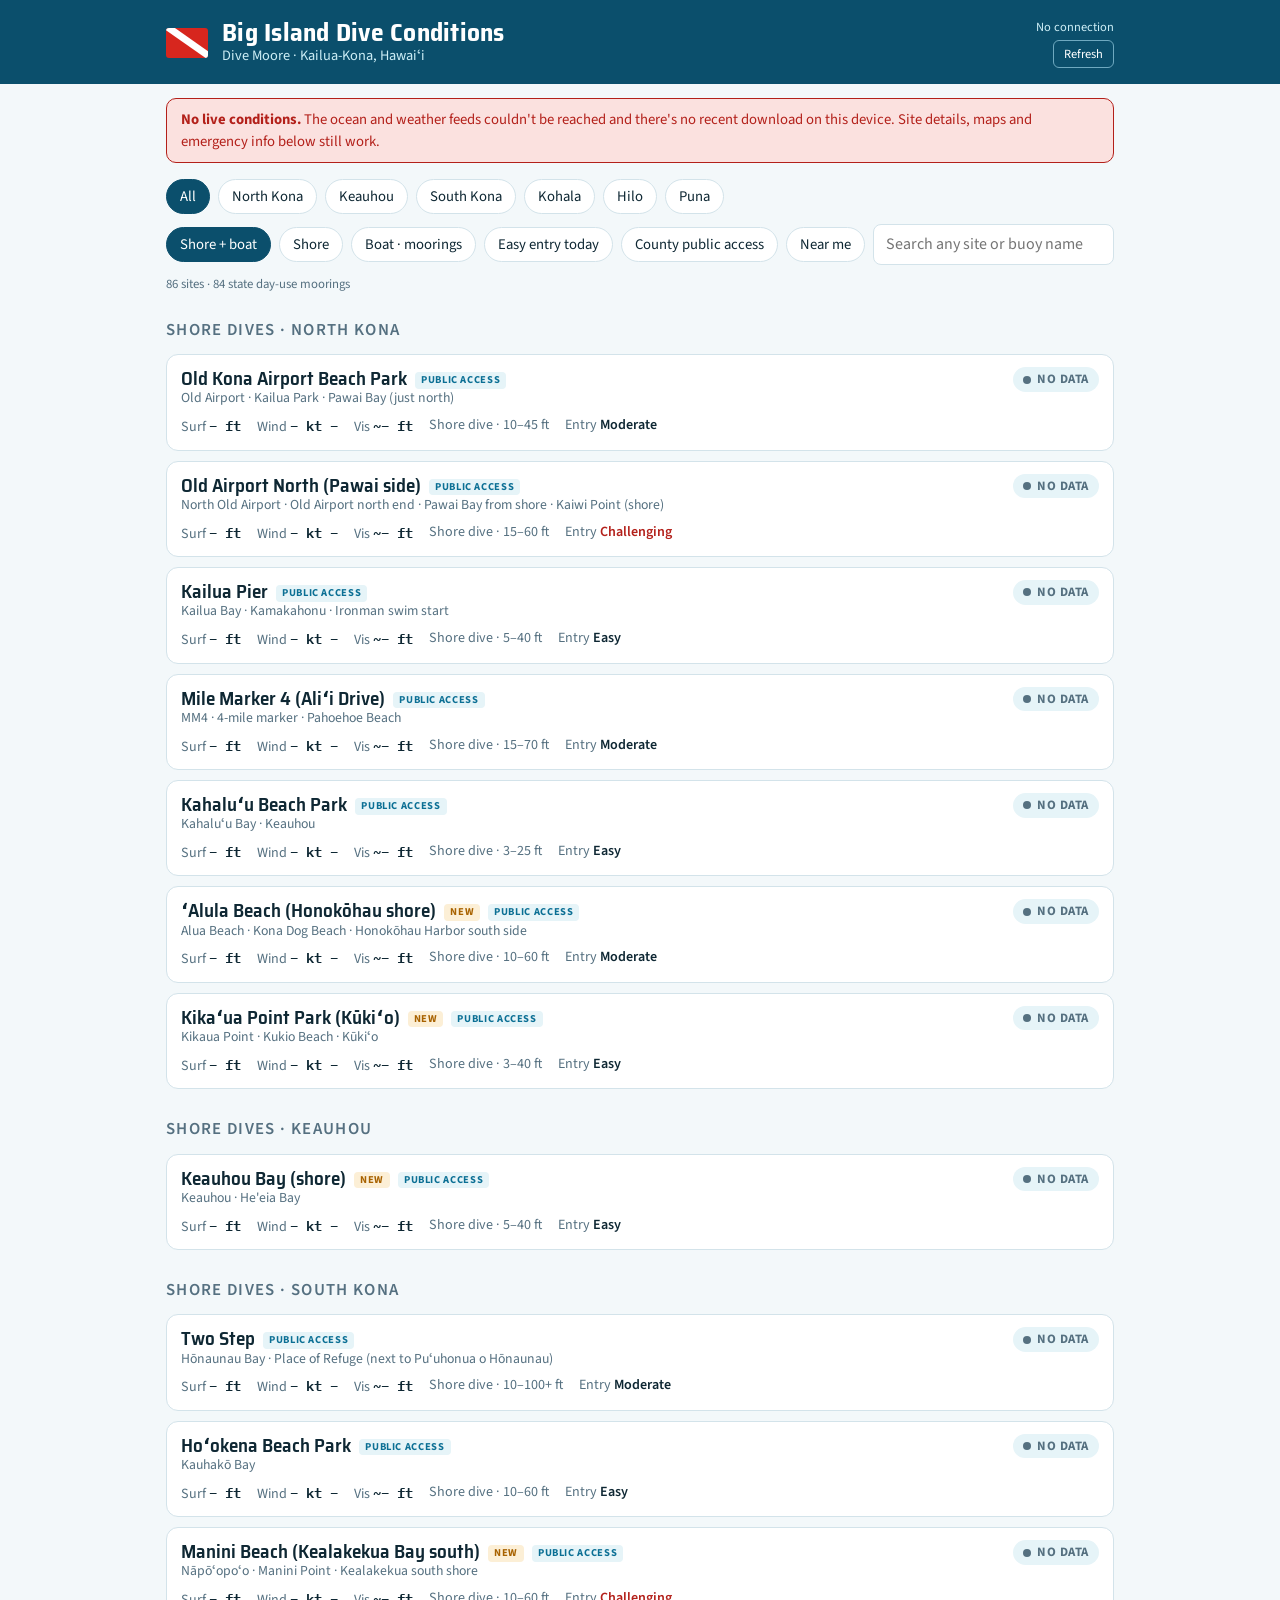
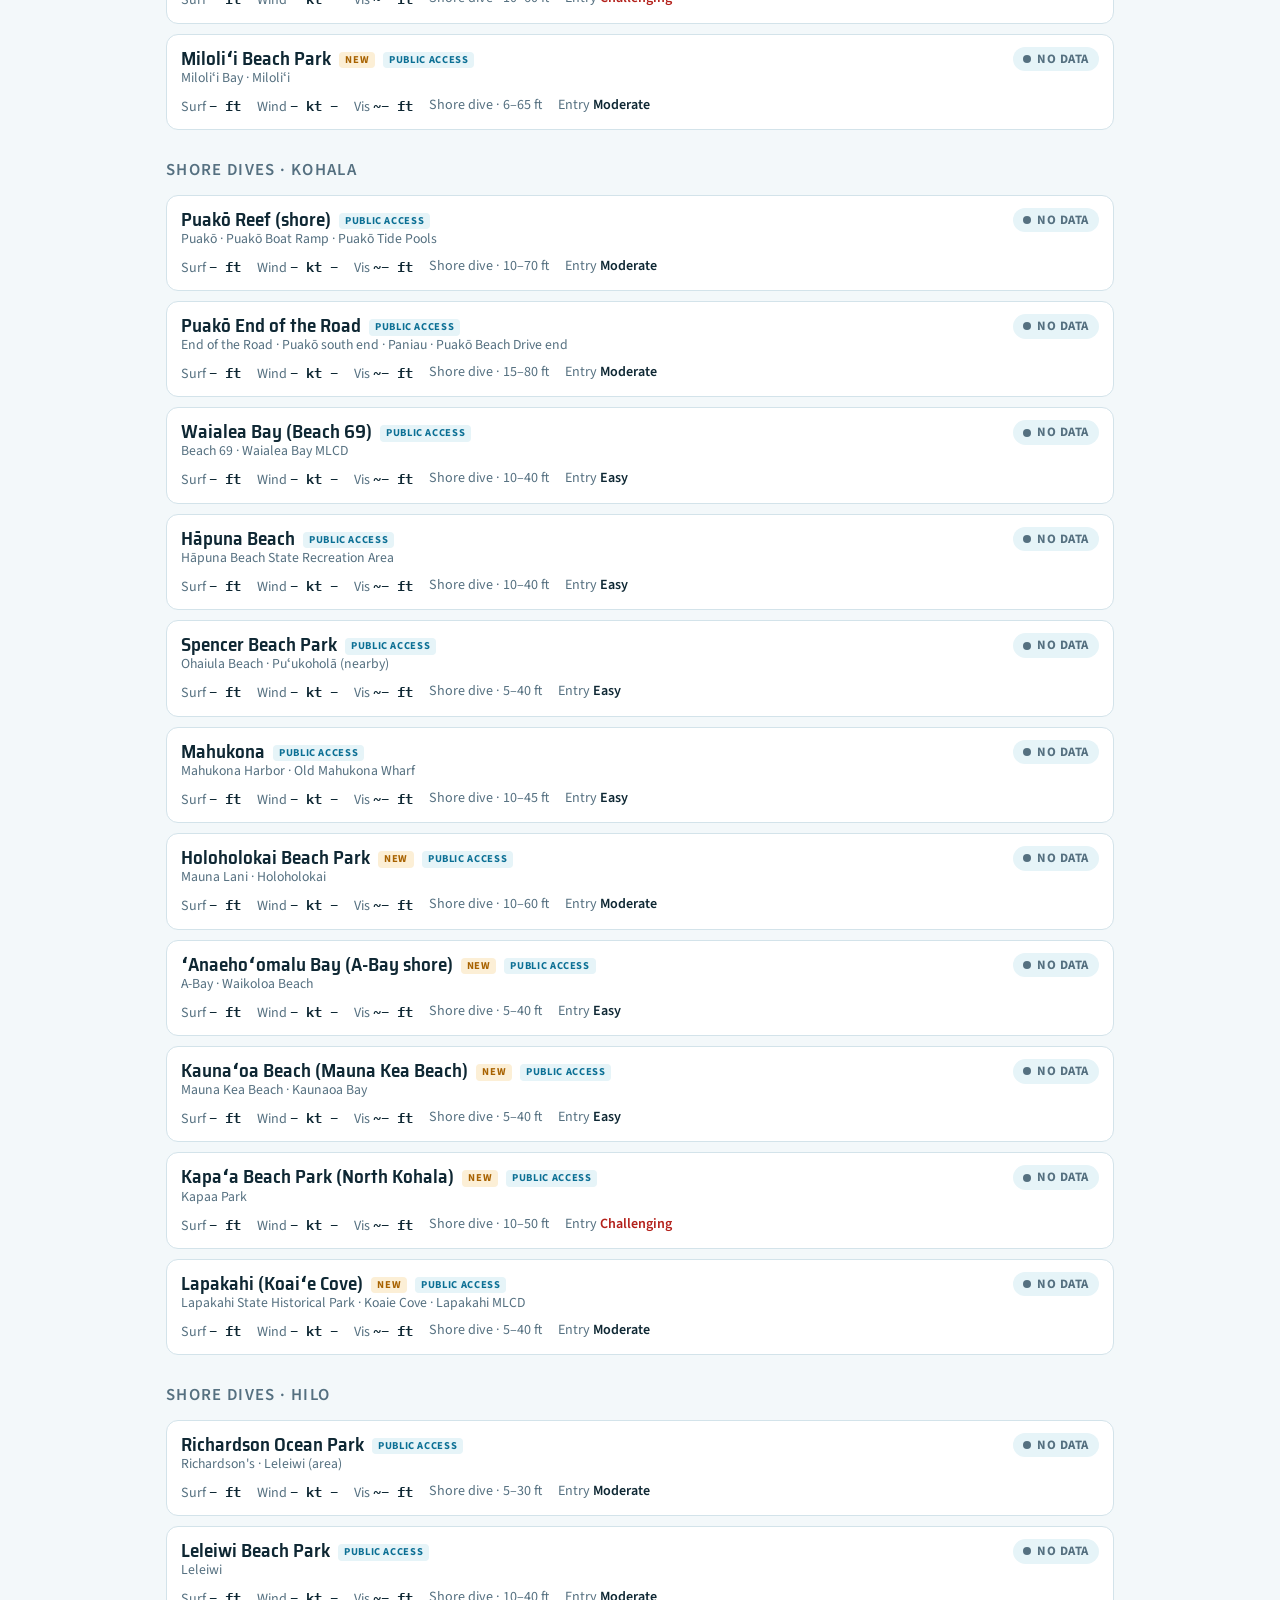
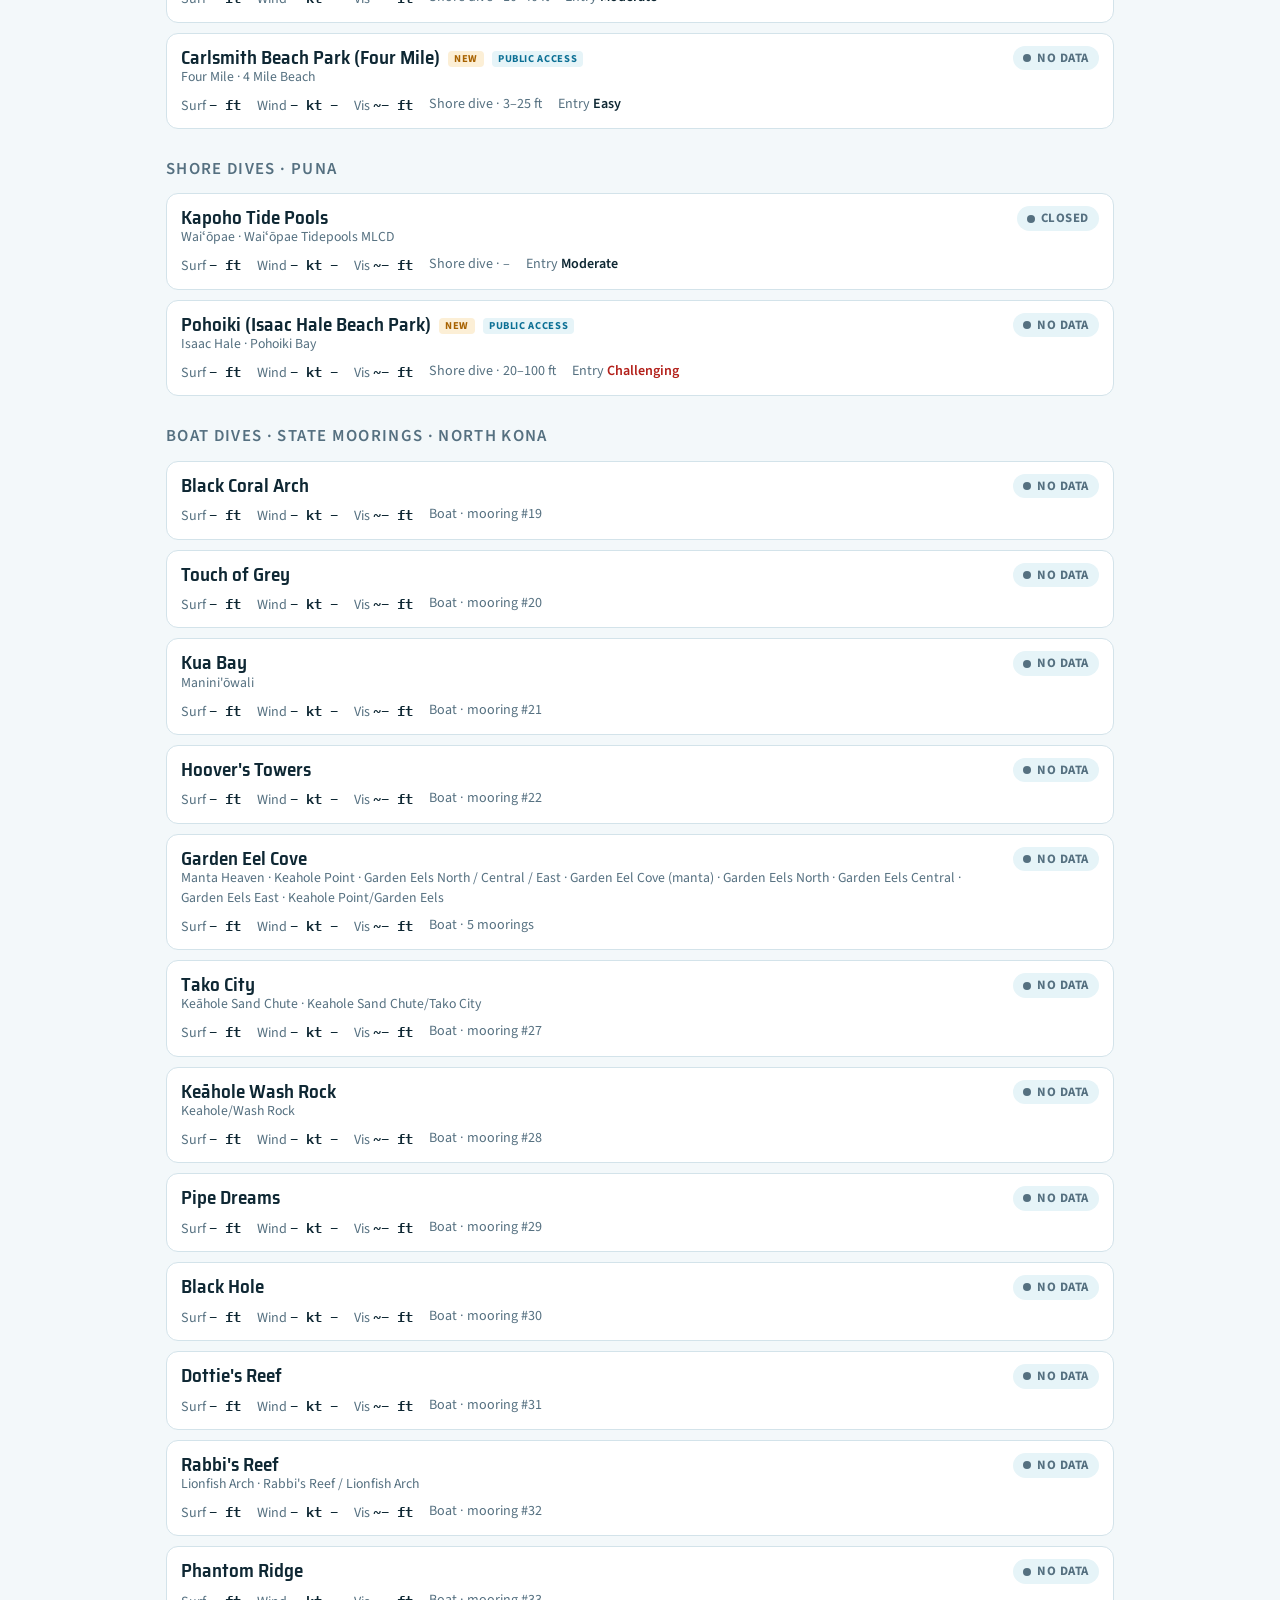
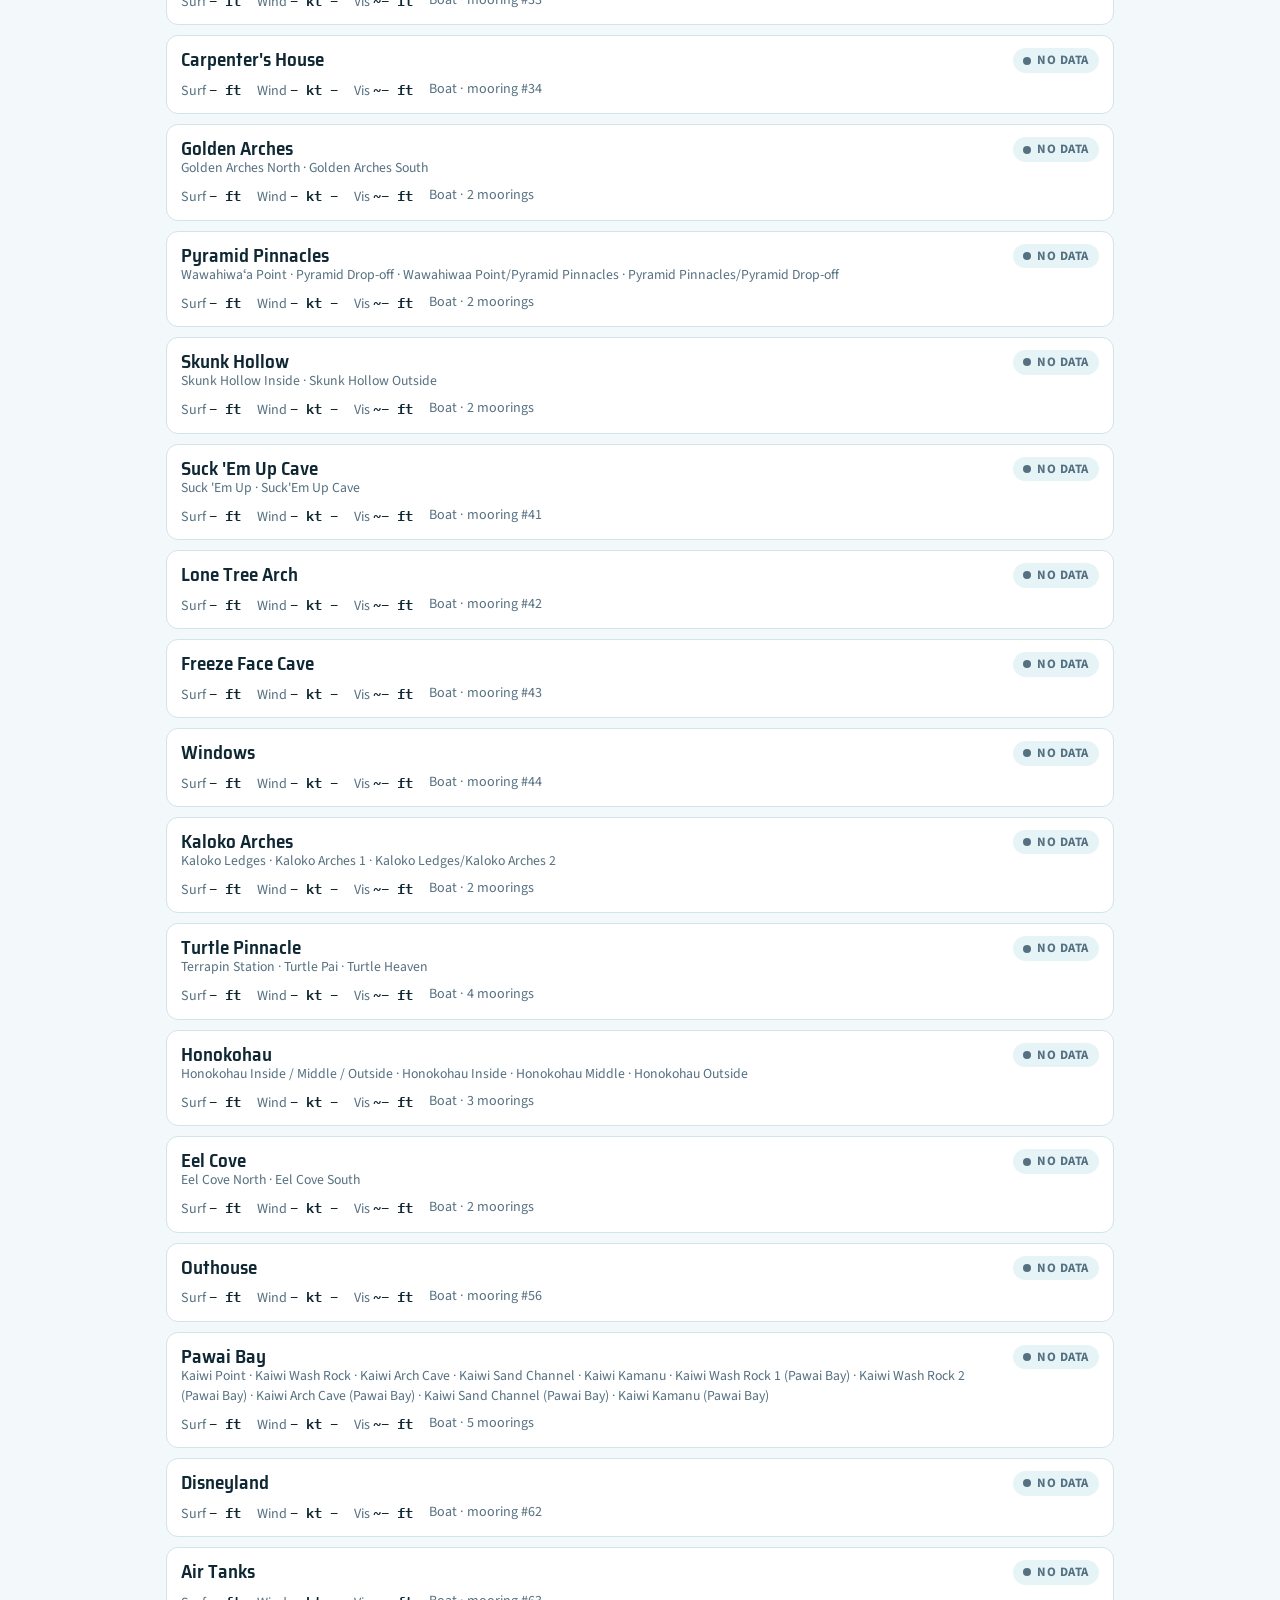
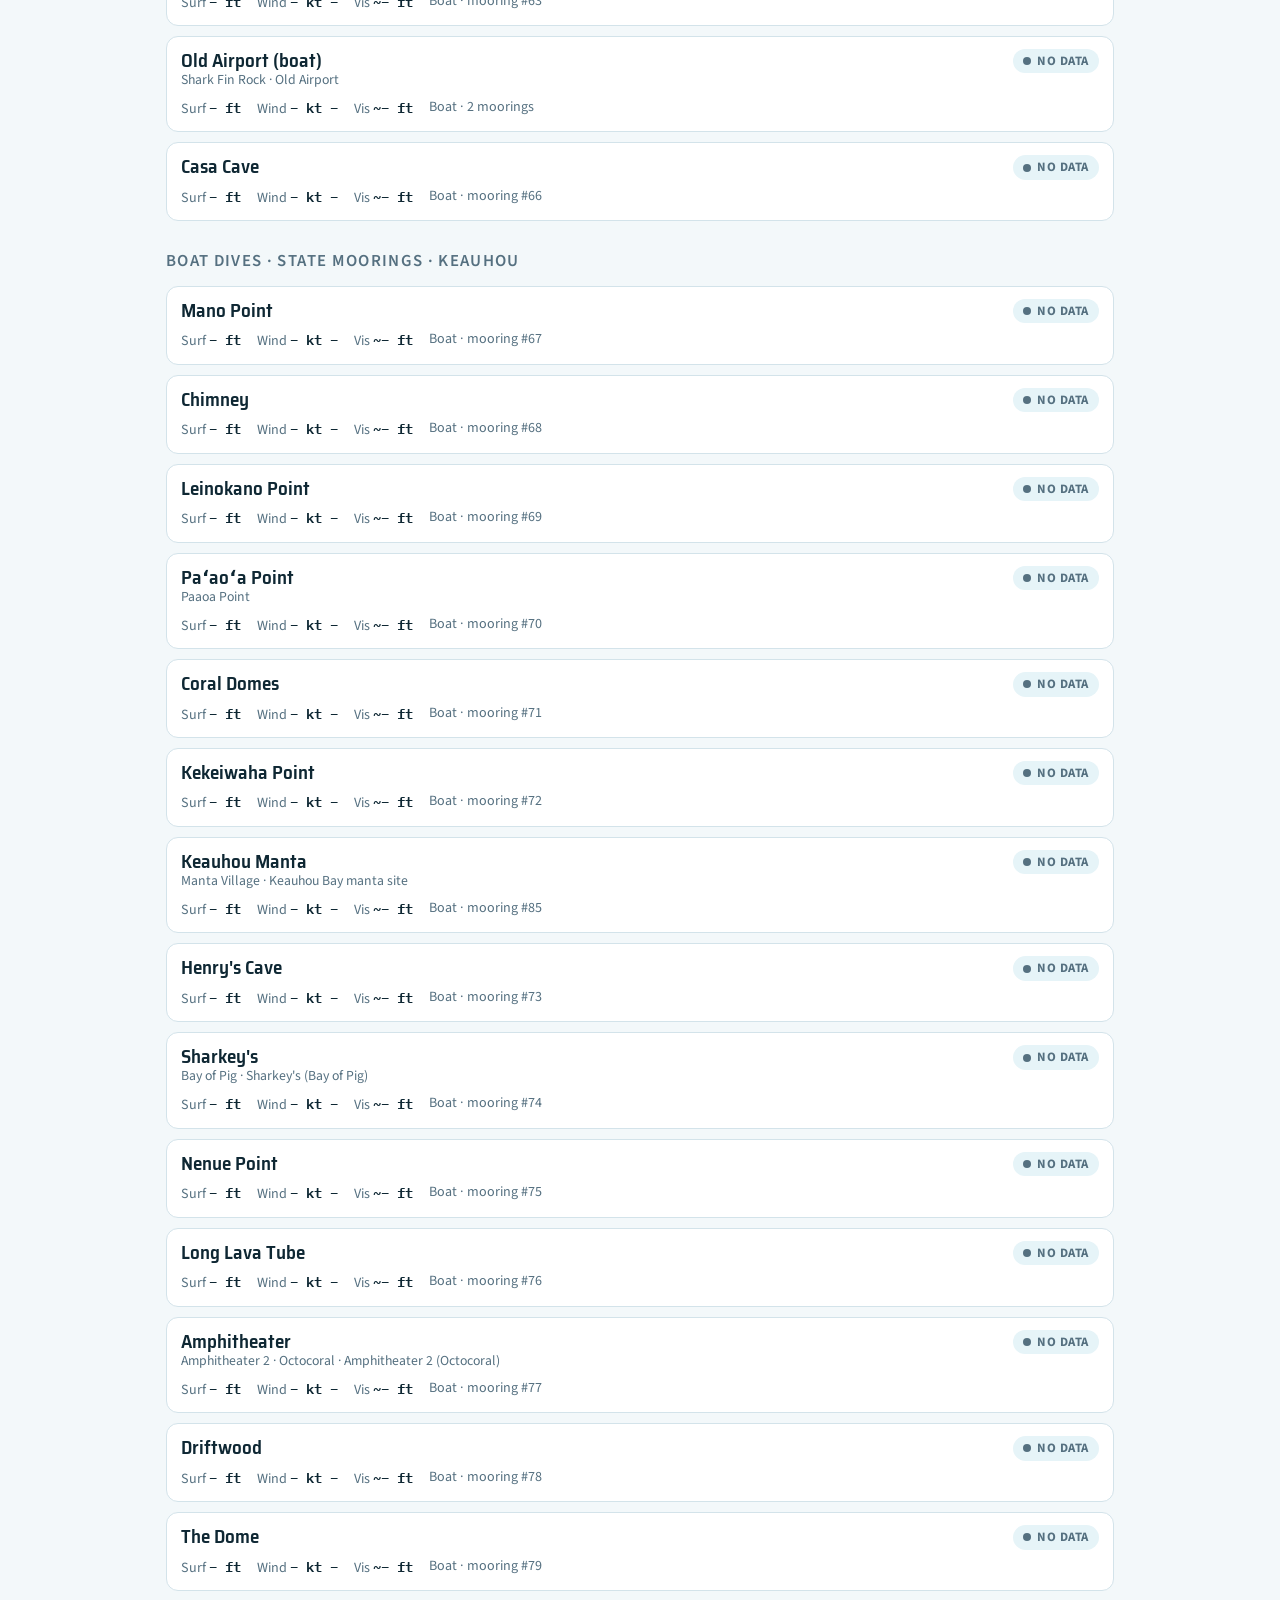
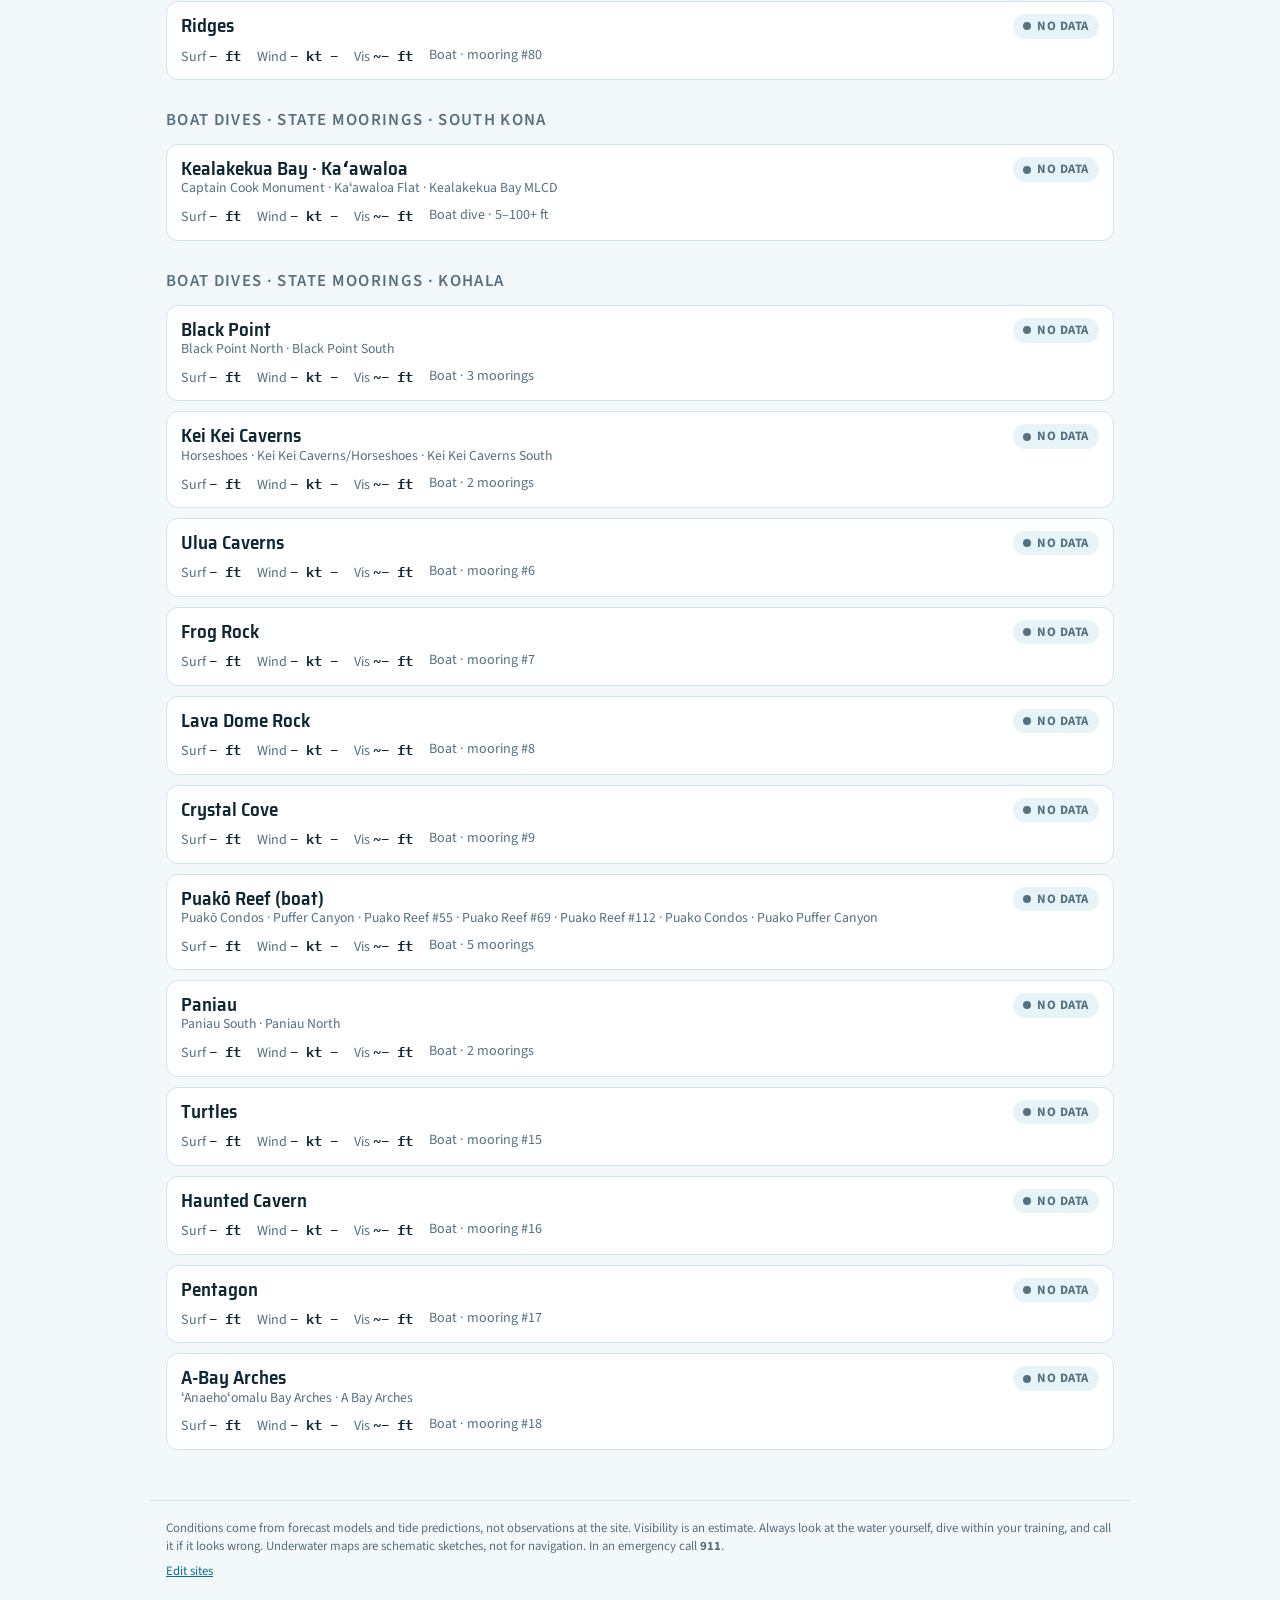
<file: index.html>
<!doctype html>
<html lang="en">
<head>
<meta charset="utf-8">
<meta name="viewport" content="width=device-width,initial-scale=1,viewport-fit=cover">
<title>Dive Moore Conditions · Big Island dive sites</title>
<meta name="description" content="Live surf, wind, tide and visibility for Big Island shore and boat dive sites, with entry, route and safety details. By Dive Moore, Kailua-Kona.">
<meta name="theme-color" content="#0B4F6C">
<link rel="manifest" href="manifest.webmanifest">
<link rel="icon" href="icons/icon-192.png" type="image/png">
<link rel="apple-touch-icon" href="icons/apple-touch-icon.png">
<meta name="apple-mobile-web-app-capable" content="yes">
<meta name="apple-mobile-web-app-title" content="Dive Moore">
<link rel="preconnect" href="https://fonts.googleapis.com">
<link rel="stylesheet" href="https://fonts.googleapis.com/css2?family=Saira+Semi+Condensed:wght@500;600;700&family=Source+Sans+3:wght@400;600;700&family=IBM+Plex+Mono:wght@400;500&display=swap">
<link rel="stylesheet" href="css/app.css">
</head>
<body>
<header class="top">
  <div class="wrap">
    <div class="flagmark" aria-hidden="true"></div>
    <div>
      <h1>Big Island Dive Conditions</h1>
      <div class="sub">Dive Moore · Kailua-Kona, Hawaiʻi</div>
    </div>
    <div class="stamp"><div id="stamp">Loading conditions…</div><button id="refresh" type="button">Refresh</button> <button id="install" class="install" type="button">Install app</button></div>
  </div>
</header>

<main class="wrap" id="app" aria-live="polite"></main>

<footer class="wrap foot">
  Conditions come from forecast models and tide predictions, not observations at the site. Visibility is an estimate. Always look at the water yourself, dive within your training, and call it if it looks wrong. Underwater maps are schematic sketches, not for navigation. In an emergency call <b>911</b>.
  <div id="srcfoot" style="margin-top:6px"></div>
  <div style="margin-top:6px"><a href="editor.html">Edit sites</a></div>
</footer>

<script src="data/sites.js"></script>
<script src="js/app.js"></script>
<script src="js/install.js"></script>
</body>
</html>
</file>
<file: css/app.css>
/* Layout: a dive slate. Deep-ocean header band, site list as a scannable log, detail page as stacked slate panels. */
:root{
  --flag:#D7261E;      /* Dive Moore red (dive flag) */
  --deep:#0B4F6C;      /* deep ocean */
  --aqua:#CDEEF6;      /* aqua */
  --bg:#F3F8FA;
  --panel:#FFFFFF;
  --ink:#0E2733;
  --muted:#557080;
  --line:#D3E3EA;
  --tint:#E6F4F8;
  --go:#1E8A4C; --go-bg:#DDF3E5;
  --warn:#A86200; --warn-bg:#FCEFD6;
  --stop:#B3201A; --stop-bg:#FBE1DF;
  --chart:#0B6F94;
  --f-display:"Saira Semi Condensed","Arial Narrow",system-ui,sans-serif;
  --f-body:"Source Sans 3",system-ui,-apple-system,"Segoe UI",sans-serif;
  --f-mono:"IBM Plex Mono",ui-monospace,Menlo,Consolas,monospace;
}
@media (prefers-color-scheme: dark){:root:not([data-theme="light"]){
  --bg:#071A23;--panel:#0C2733;--ink:#E3F1F6;--muted:#8DB0BF;--line:#1C3E4C;--tint:#103340;
  --deep:#0A3F57;--aqua:#9FD9E8;--flag:#EC4A3F;
  --go:#5BD28C;--go-bg:#123A27;--warn:#F2B451;--warn-bg:#3A2C10;--stop:#FF7A70;--stop-bg:#401816;--chart:#5CC3E6;
  color-scheme:dark}}
:root[data-theme="dark"]{
  --bg:#071A23;--panel:#0C2733;--ink:#E3F1F6;--muted:#8DB0BF;--line:#1C3E4C;--tint:#103340;
  --deep:#0A3F57;--aqua:#9FD9E8;--flag:#EC4A3F;
  --go:#5BD28C;--go-bg:#123A27;--warn:#F2B451;--warn-bg:#3A2C10;--stop:#FF7A70;--stop-bg:#401816;--chart:#5CC3E6;
  color-scheme:dark}
*{box-sizing:border-box}
body{background:var(--bg);color:var(--ink);font-family:var(--f-body);font-size:16px;line-height:1.45;margin:0}
.wrap{max-width:980px;margin:0 auto;padding-left:max(16px,env(safe-area-inset-left,0px));padding-right:max(16px,env(safe-area-inset-right,0px))}
h1,h2,h3{font-family:var(--f-display);text-wrap:balance;margin:0;letter-spacing:.01em}
a{color:var(--chart)}
button{font:inherit;color:inherit}
:focus-visible{outline:3px solid var(--flag);outline-offset:2px}
.mono{font-family:var(--f-mono);font-variant-numeric:tabular-nums}
.lbl{font-size:.72rem;text-transform:uppercase;letter-spacing:.09em;color:var(--muted);font-weight:700}

/* header */
.top{background:#0B4F6C;color:#fff}
.top .wrap{padding-block:18px 16px;display:flex;gap:14px;align-items:center;flex-wrap:wrap}
.flagmark{width:42px;height:30px;flex:none;border-radius:3px;background:#D7261E;position:relative;overflow:hidden}
.flagmark::after{content:"";position:absolute;left:-10px;top:12px;width:70px;height:7px;background:#fff;transform:rotate(35deg)}
.top h1{font-size:1.6rem;font-weight:700;line-height:1.05}
.top .sub{font-size:.9rem;color:#CDEEF6}
.top .stamp{margin-left:auto;font-size:.78rem;color:#CDEEF6;text-align:right}
.top .stamp button{background:transparent;border:1px solid #6FA9C0;color:#fff;border-radius:6px;padding:4px 10px;margin-top:4px;cursor:pointer}

.banner{border-radius:10px;padding:10px 14px;margin-top:14px;font-size:.92rem;display:flex;gap:10px;align-items:flex-start}
.banner b{font-weight:700}
.banner.demo{background:var(--tint);border:1px dashed var(--chart)}
.banner.alert{background:var(--stop-bg);color:var(--stop);border:1px solid var(--stop)}
.banner.alert a{color:inherit}

/* controls */
.controls{display:flex;flex-wrap:wrap;gap:8px;margin:16px 0 10px;align-items:center}
.chip{border:1px solid var(--line);background:var(--panel);border-radius:999px;padding:6px 13px;cursor:pointer;font-size:.92rem}
.chip[aria-pressed="true"]{background:var(--deep);border-color:var(--deep);color:#fff}
.search{flex:1 1 200px;min-width:0;border:1px solid var(--line);background:var(--panel);color:var(--ink);border-radius:8px;padding:8px 12px;font:inherit}

/* site list */
.list{display:grid;gap:10px;padding-bottom:28px}
.row{display:grid;grid-template-columns:1fr auto;gap:6px 14px;background:var(--panel);border:1px solid var(--line);border-radius:12px;padding:12px 14px;cursor:pointer;text-align:left;width:100%}
.row:hover{border-color:var(--chart)}
.row .nm{font-family:var(--f-display);font-size:1.2rem;font-weight:600;line-height:1.15}
.row .aka{font-size:.86rem;color:var(--muted);min-width:0}
.row .meta{grid-column:1/-1;display:flex;flex-wrap:wrap;gap:4px 16px;font-size:.88rem;color:var(--muted)}
.row .meta b{color:var(--ink);font-weight:600}
.pill{display:inline-flex;align-items:center;gap:6px;border-radius:999px;padding:3px 10px;font-weight:700;font-size:.8rem;letter-spacing:.04em;text-transform:uppercase;white-space:nowrap;align-self:start}
.pill::before{content:"";width:8px;height:8px;border-radius:50%;background:currentColor}
.pill.go{background:var(--go-bg);color:var(--go)}
.pill.warn{background:var(--warn-bg);color:var(--warn)}
.pill.stop{background:var(--stop-bg);color:var(--stop)}
.pill.na{background:var(--tint);color:var(--muted)}
.num{font:inherit;padding:5px 8px;border:1px solid var(--line);border-radius:8px;background:var(--panel);color:var(--ink);width:5.5em}select.num{width:auto}table.dives td,table.routes td{vertical-align:top}table.buoys.routes td{white-space:normal;overflow-wrap:anywhere}table.routes td:nth-child(2),table.routes td:nth-child(3){white-space:nowrap}table.routes .pill{text-transform:none;font-size:.9rem}@media(max-width:640px){table.routes,table.routes tbody{display:block;width:100%}table.routes thead{display:none}table.routes tr{display:grid;grid-template-columns:auto 1fr;gap:2px 10px;padding:8px 0;border-top:1px solid var(--line)}table.routes td{border:0;padding:0}table.routes td:first-child{grid-column:1/-1}table.routes td:last-child{grid-column:1/-1}}.meta b.bad{color:var(--stop)}
.rep{padding:1px 8px;border-radius:999px;font-size:.8rem}.rep.go{background:var(--go-bg);color:var(--go)}.rep.warn{background:var(--warn-bg);color:var(--warn)}.rep.stop{background:var(--stop-bg);color:var(--stop)}.rep b{color:inherit}
ul.reports li{border-top:1px solid var(--line);padding:8px 0}ul.reports li:first-child{border-top:0}.cform{margin-top:10px;border-top:1px solid var(--line);padding-top:8px}.chip.rad{display:inline-flex;align-items:center;gap:6px}.chip.rad:has(input:checked){background:var(--deep);border-color:var(--deep);color:#fff}textarea.search{width:100%;resize:vertical;font:inherit}
.region-h{margin:18px 0 2px;font-size:1.05rem;color:var(--muted);font-weight:600;text-transform:uppercase;letter-spacing:.08em}

/* detail */
.back{display:inline-flex;gap:6px;align-items:center;margin:16px 0 8px;background:none;border:0;color:var(--chart);cursor:pointer;padding:4px 0;font-weight:600}
.dhead{display:flex;flex-wrap:wrap;gap:8px 14px;align-items:flex-start}
.dhead h2{font-size:2rem;line-height:1.05;flex:1 1 260px;min-width:0}
.names{margin:6px 0 0;font-size:.95rem;color:var(--muted)}
.names span{display:inline-block;background:var(--tint);color:var(--ink);border-radius:6px;padding:1px 8px;margin:3px 4px 0 0;font-size:.88rem}
.verdict{margin-top:12px;padding:10px 14px;border-radius:10px;font-size:.95rem}
.verdict.go{background:var(--go-bg)}.verdict.warn{background:var(--warn-bg)}.verdict.stop{background:var(--stop-bg)}.verdict.na{background:var(--tint)}
.grid{display:grid;grid-template-columns:repeat(auto-fit,minmax(150px,1fr));gap:10px;margin-top:14px}
.tile{background:var(--panel);border:1px solid var(--line);border-radius:12px;padding:12px;min-width:0}
.tile .v{font-family:var(--f-display);font-size:1.7rem;font-weight:600;line-height:1.1;font-variant-numeric:tabular-nums}
.tile .v small{font-size:.95rem;font-weight:500;color:var(--muted)}
.tile .s{font-size:.82rem;color:var(--muted);margin-top:3px}
.tile .src{font-size:.7rem;color:var(--muted);margin-top:6px;border-top:1px dashed var(--line);padding-top:5px}
.tile.est .v::after{content:" est.";font-size:.75rem;color:var(--warn);font-family:var(--f-body);font-weight:700}
.arrow{display:inline-block;transition:transform .2s}
section.panel{background:var(--panel);border:1px solid var(--line);border-radius:14px;padding:16px;margin-top:14px}
section.panel h3{font-size:1.25rem;margin-bottom:8px;display:flex;align-items:center;gap:8px}
.two{display:grid;grid-template-columns:repeat(auto-fit,minmax(260px,1fr));gap:14px}
.two>*{min-width:0}
ul.clean{list-style:none;padding:0;margin:0;display:grid;gap:6px}
ul.clean li{padding-left:18px;position:relative}
ul.clean li::before{content:"";position:absolute;left:2px;top:.6em;width:7px;height:7px;border-radius:2px;background:var(--chart)}
.kv{display:grid;grid-template-columns:auto 1fr;gap:4px 12px;font-size:.95rem}
.kv dt{color:var(--muted)}.kv dd{margin:0;min-width:0}
.cell{display:inline-flex;align-items:flex-end;gap:2px;height:16px;vertical-align:-2px;margin-right:6px}
.cell i{width:4px;background:var(--line);border-radius:1px}
.cell i.on{background:var(--ink)}
.chartbox{overflow-x:auto}
svg text{fill:var(--muted);font-family:var(--f-mono);font-size:10px}
.mapsvg{width:100%;height:auto;max-width:100%;display:block}
.copy{border:1px solid var(--line);background:var(--tint);border-radius:6px;padding:3px 9px;cursor:pointer;font-size:.82rem;margin-left:6px}
.emerg{border-left:5px solid var(--flag)}
.emerg .big{font-family:var(--f-display);font-size:1.5rem;font-weight:700;color:var(--flag)}
.callout{display:grid;gap:10px}
.callout>div{background:var(--tint);border-radius:10px;padding:10px 12px}
.callout .t{font-weight:700}
.note{font-size:.8rem;color:var(--muted);margin-top:8px}
.foot{font-size:.8rem;color:var(--muted);padding-block:18px 30px;border-top:1px solid var(--line);margin-top:22px}
.legend{display:flex;gap:14px;flex-wrap:wrap;font-size:.78rem;color:var(--muted);margin-top:6px}
.legend i{display:inline-block;width:12px;height:3px;vertical-align:middle;margin-right:5px}
.plan{display:grid;gap:5px;margin-top:12px}
.prow{display:grid;grid-template-columns:44px 1fr;gap:8px;align-items:center}
.pday{font-size:.8rem;font-weight:700;color:var(--muted)}
.pcells{display:flex;gap:2px;min-width:0}
.pcells span{flex:1;height:22px;border-radius:3px;position:relative}
.pcells em{position:absolute;left:1px;bottom:-14px;font-style:normal;font-size:.62rem;color:var(--muted);font-family:var(--f-mono)}
.prow{margin-bottom:10px}
table.buoys{border-collapse:collapse;width:100%;font-size:.9rem}
table.buoys th{text-align:left;font-size:.72rem;text-transform:uppercase;letter-spacing:.08em;color:var(--muted);padding:4px 8px 4px 0}
table.buoys td{border-top:1px solid var(--line);padding:6px 8px 6px 0;white-space:nowrap}
@media (prefers-reduced-motion:reduce){*{transition:none!important}}

/* App additions */
.tag{display:inline-block;font:700 .66rem/1 var(--f-body);letter-spacing:.06em;text-transform:uppercase;padding:3px 6px;border-radius:4px;vertical-align:2px;margin-left:4px}
.tag.new{background:var(--warn-bg);color:var(--warn)}
.tag.pa{background:var(--tint);color:var(--chart)}
.install{display:none}
.install.show{display:inline-block}
</file>
